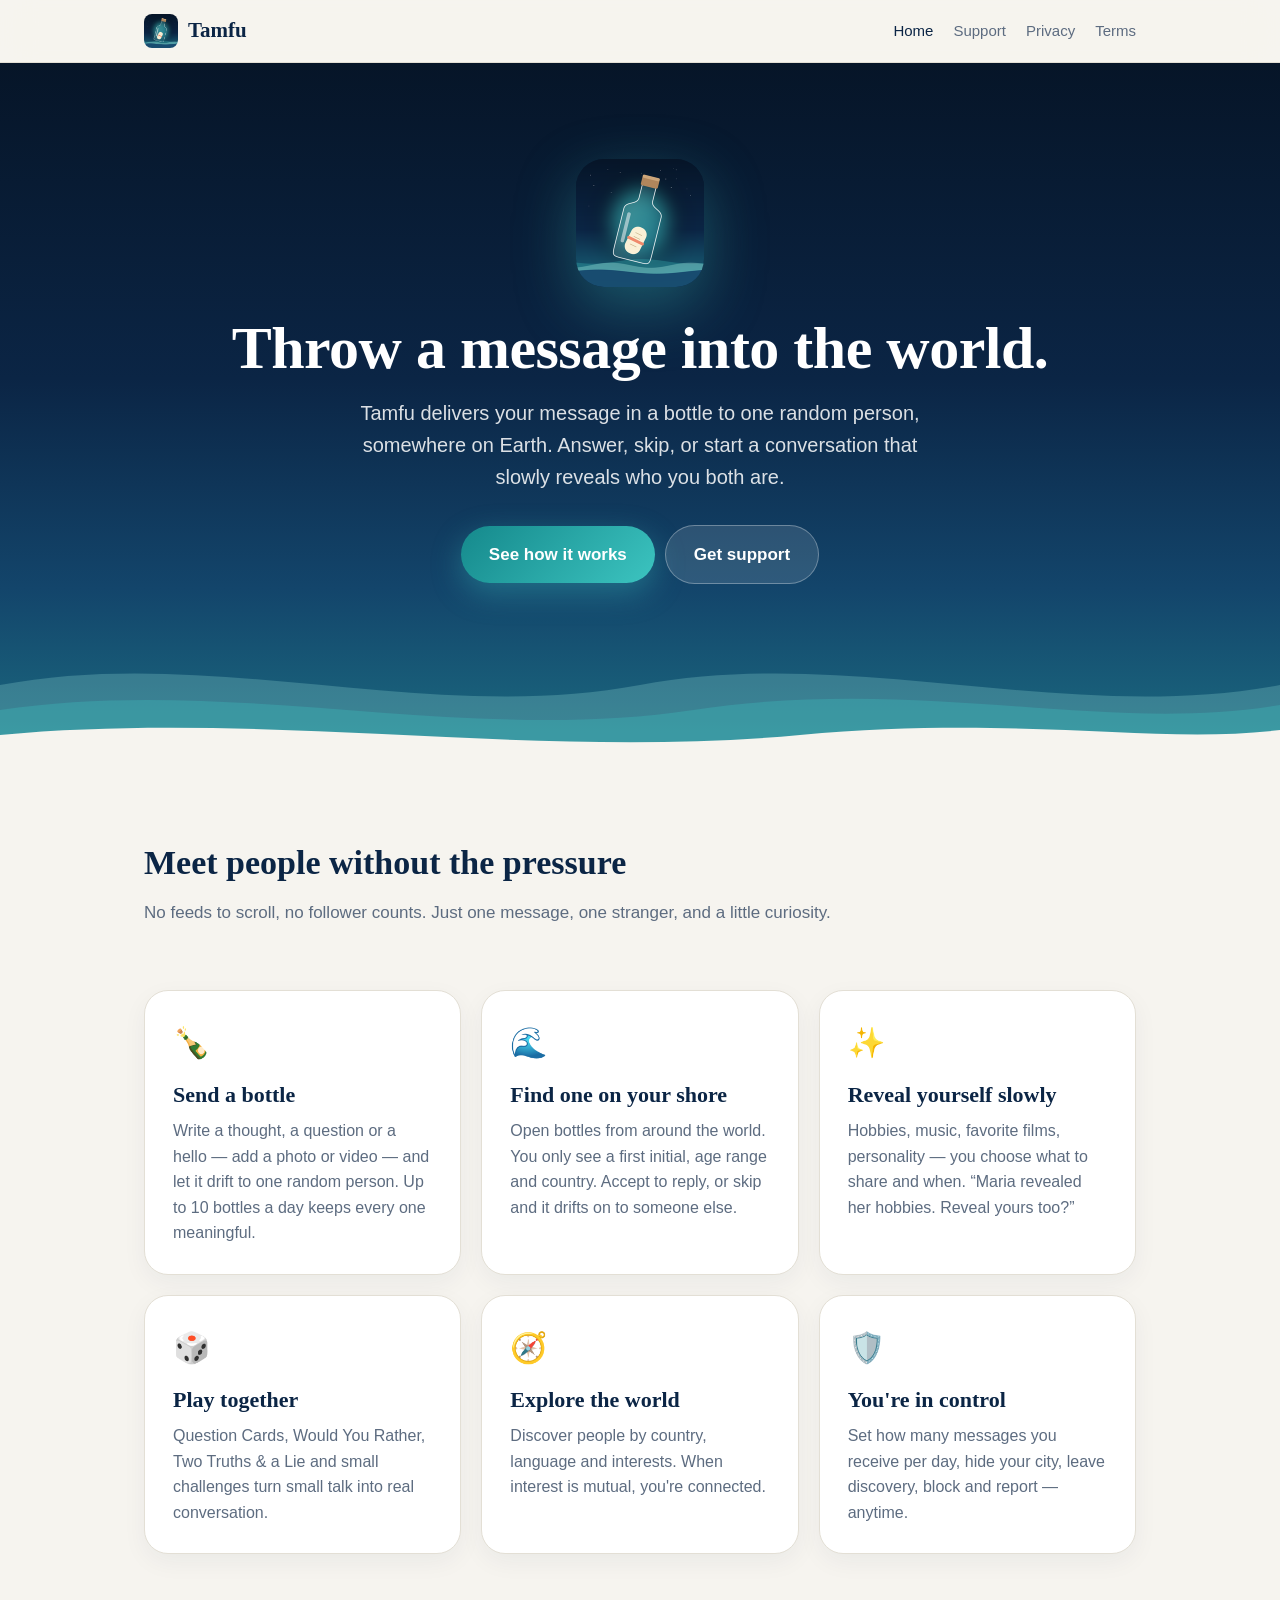
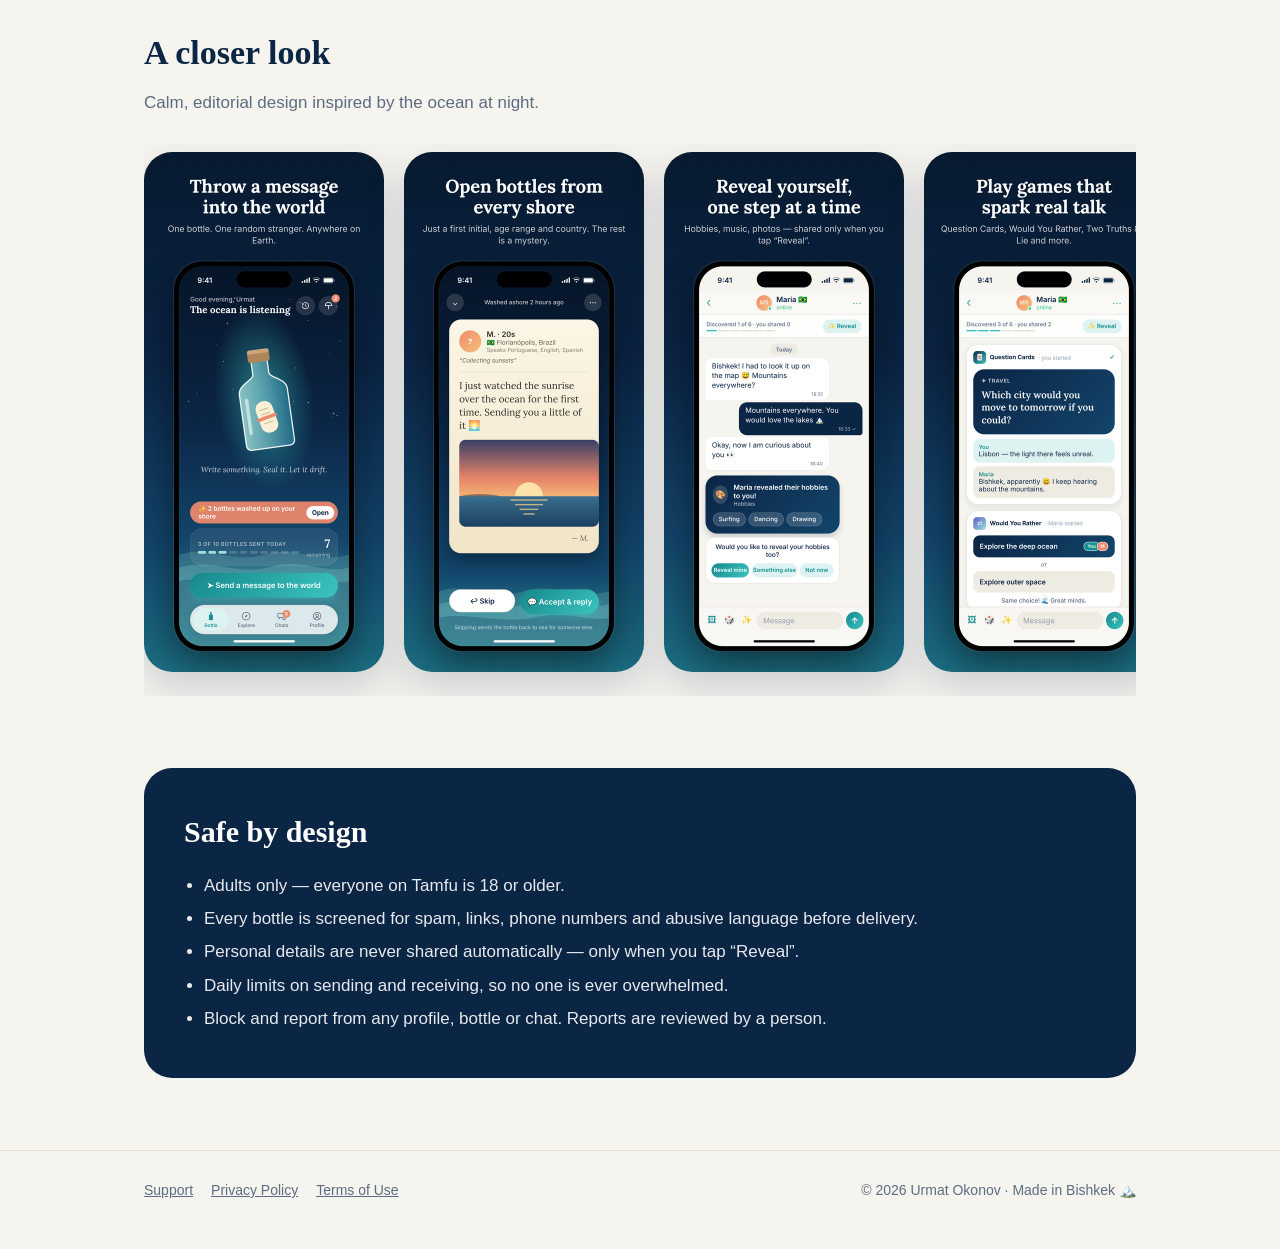
<file: docs/index.html>
<!DOCTYPE html>
<html lang="en">
<head>
<meta charset="utf-8">
<meta name="viewport" content="width=device-width, initial-scale=1">
<title>Tamfu — Message in a Bottle</title>
<meta name="description" content="Send a message in a bottle to a random person anywhere in the world. Meet strangers, reveal yourself slowly, and play games together.">
<meta property="og:title" content="Tamfu — Message in a Bottle">
<meta property="og:description" content="Send a message in a bottle to a random person anywhere in the world. Meet strangers, reveal yourself slowly, and play games together.">
<meta property="og:image" content="assets/icon-256.png">
<link rel="icon" href="assets/favicon.png">
<link rel="apple-touch-icon" href="assets/apple-touch-icon.png">
<link rel="stylesheet" href="style.css">
</head>
<body>
<header class="site-header"><div class="inner">
  <a class="brand" href="./"><img src="assets/icon-256.png" alt=""><span>Tamfu</span></a>
  <nav><a href="./" aria-current="page">Home</a><a href="support.html">Support</a><a href="privacy.html">Privacy</a><a href="terms.html">Terms</a></nav>
</div></header>

<section class="hero">
  <img class="icon" src="assets/icon-256.png" alt="Tamfu app icon">
  <h1>Throw a message into the world.</h1>
  <p>Tamfu delivers your message in a bottle to one random person, somewhere on Earth. Answer, skip, or start a conversation that slowly reveals who you both are.</p>
  <a class="btn" href="#how">See how it works</a><a class="btn ghost" href="support.html">Get support</a>
  <svg class="waves" viewBox="0 0 1440 140" preserveAspectRatio="none" aria-hidden="true">
    <path fill="rgba(157,227,219,0.25)" d="M0,60 C240,20 480,100 720,60 C960,20 1200,100 1440,60 L1440,140 L0,140 Z"/>
    <path fill="rgba(60,196,192,0.3)" d="M0,85 C260,50 520,120 780,85 C1040,50 1240,110 1440,80 L1440,140 L0,140 Z"/>
    <path fill="var(--sand)" d="M0,110 C300,85 600,135 900,110 C1150,90 1300,120 1440,105 L1440,140 L0,140 Z"/>
  </svg>
</section>

<main>
  <h2 class="section-title" id="how">Meet people without the pressure</h2>
  <p class="section-sub">No feeds to scroll, no follower counts. Just one message, one stranger, and a little curiosity.</p>

  <div class="features">
    <div class="card"><div class="emoji">🍾</div><h3>Send a bottle</h3><p>Write a thought, a question or a hello — add a photo or video — and let it drift to one random person. Up to 10 bottles a day keeps every one meaningful.</p></div>
    <div class="card"><div class="emoji">🌊</div><h3>Find one on your shore</h3><p>Open bottles from around the world. You only see a first initial, age range and country. Accept to reply, or skip and it drifts on to someone else.</p></div>
    <div class="card"><div class="emoji">✨</div><h3>Reveal yourself slowly</h3><p>Hobbies, music, favorite films, personality — you choose what to share and when. “Maria revealed her hobbies. Reveal yours too?”</p></div>
    <div class="card"><div class="emoji">🎲</div><h3>Play together</h3><p>Question Cards, Would You Rather, Two Truths &amp; a Lie and small challenges turn small talk into real conversation.</p></div>
    <div class="card"><div class="emoji">🧭</div><h3>Explore the world</h3><p>Discover people by country, language and interests. When interest is mutual, you're connected.</p></div>
    <div class="card"><div class="emoji">🛡️</div><h3>You're in control</h3><p>Set how many messages you receive per day, hide your city, leave discovery, block and report — anytime.</p></div>
  </div>

  <h2 class="section-title">A closer look</h2>
  <p class="section-sub">Calm, editorial design inspired by the ocean at night.</p>
  <div class="shots">
    <img src="assets/shots/01.png" alt="Bottle screen: send a message to the world" loading="lazy">
    <img src="assets/shots/02.png" alt="Opening a bottle from a stranger" loading="lazy">
    <img src="assets/shots/03.png" alt="Chat with progressive profile reveal" loading="lazy">
    <img src="assets/shots/04.png" alt="Mini-games inside conversations" loading="lazy">
    <img src="assets/shots/05.png" alt="Explore people around the world" loading="lazy">
    <img src="assets/shots/06.png" alt="Privacy controls" loading="lazy">
  </div>

  <section class="safety">
    <h2>Safe by design</h2>
    <ul>
      <li>Adults only — everyone on Tamfu is 18 or older.</li>
      <li>Every bottle is screened for spam, links, phone numbers and abusive language before delivery.</li>
      <li>Personal details are never shared automatically — only when you tap “Reveal”.</li>
      <li>Daily limits on sending and receiving, so no one is ever overwhelmed.</li>
      <li>Block and report from any profile, bottle or chat. Reports are reviewed by a person.</li>
    </ul>
  </section>
</main>

<footer><div class="inner">
  <div><a href="support.html">Support</a><a href="privacy.html">Privacy Policy</a><a href="terms.html">Terms of Use</a></div>
  <div>© 2026 Urmat Okonov · Made in Bishkek 🏔️</div>
</div></footer>
</body>
</html>
</file>
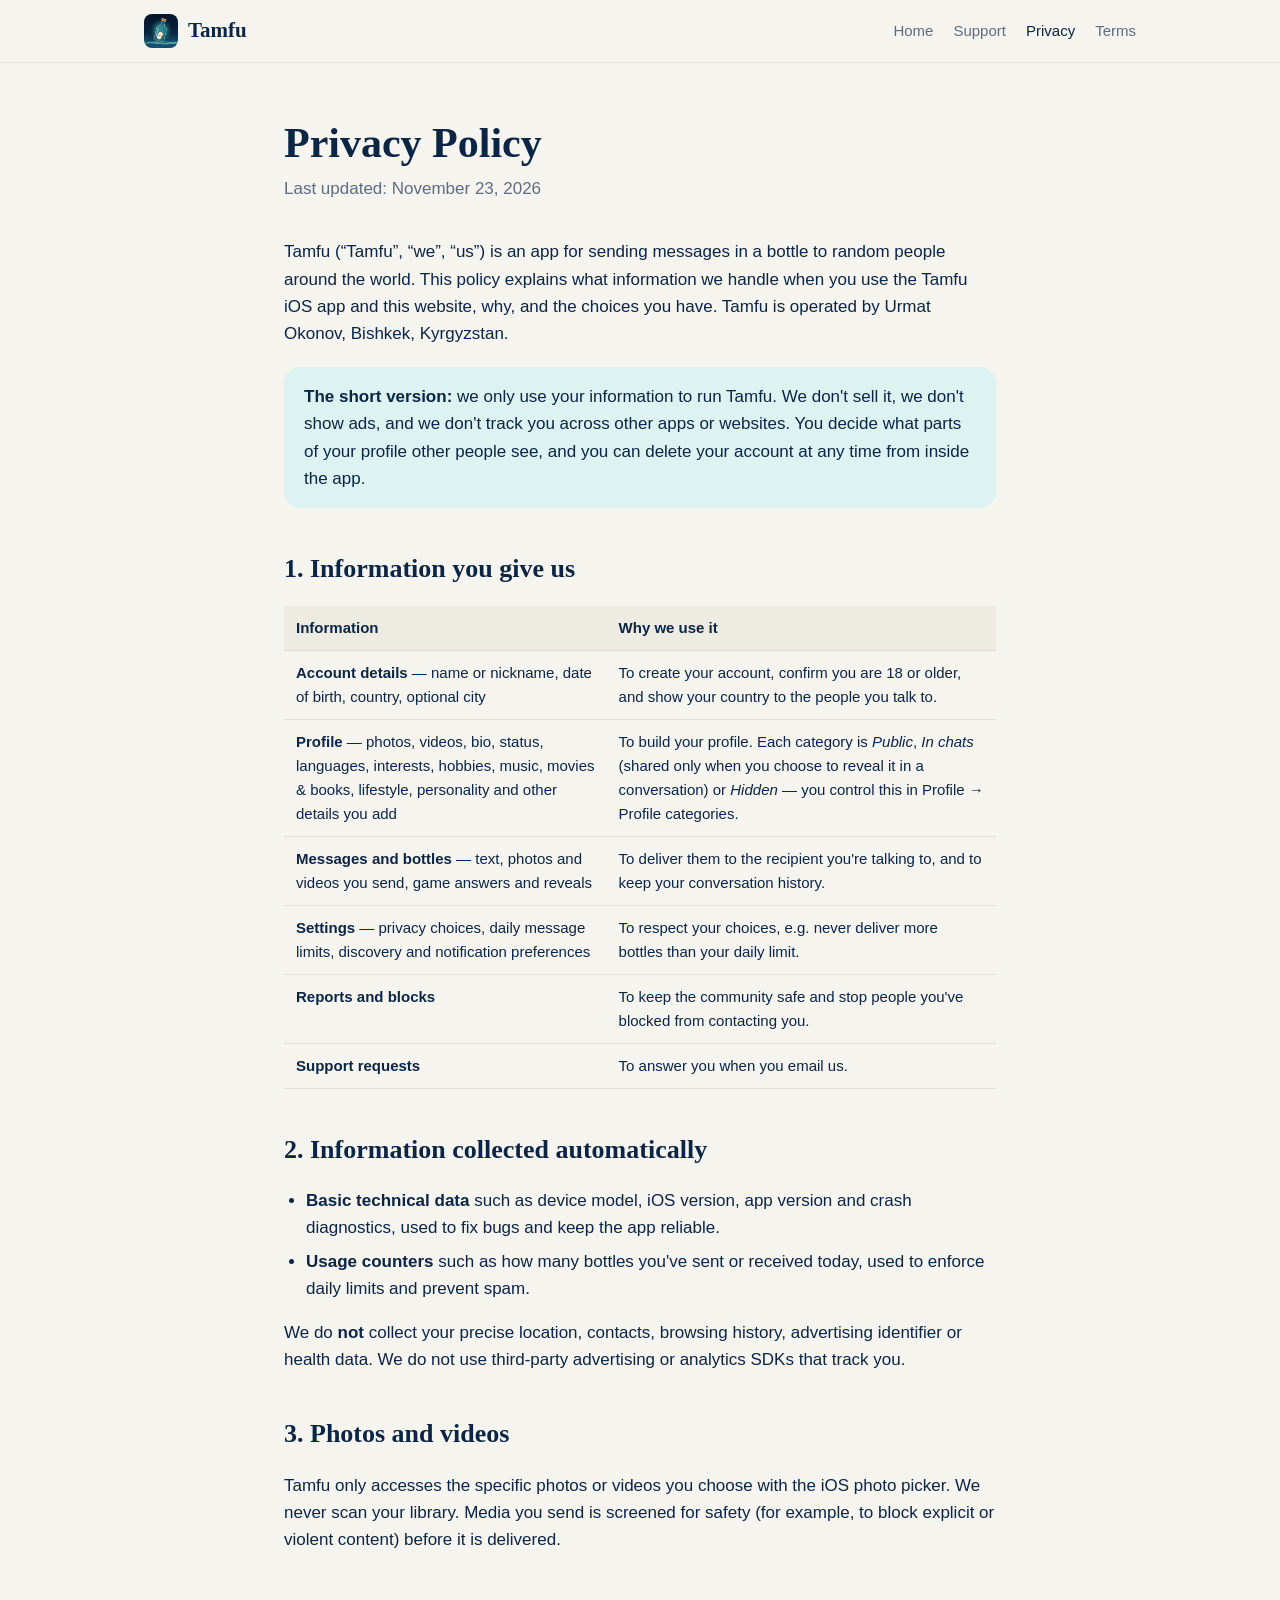
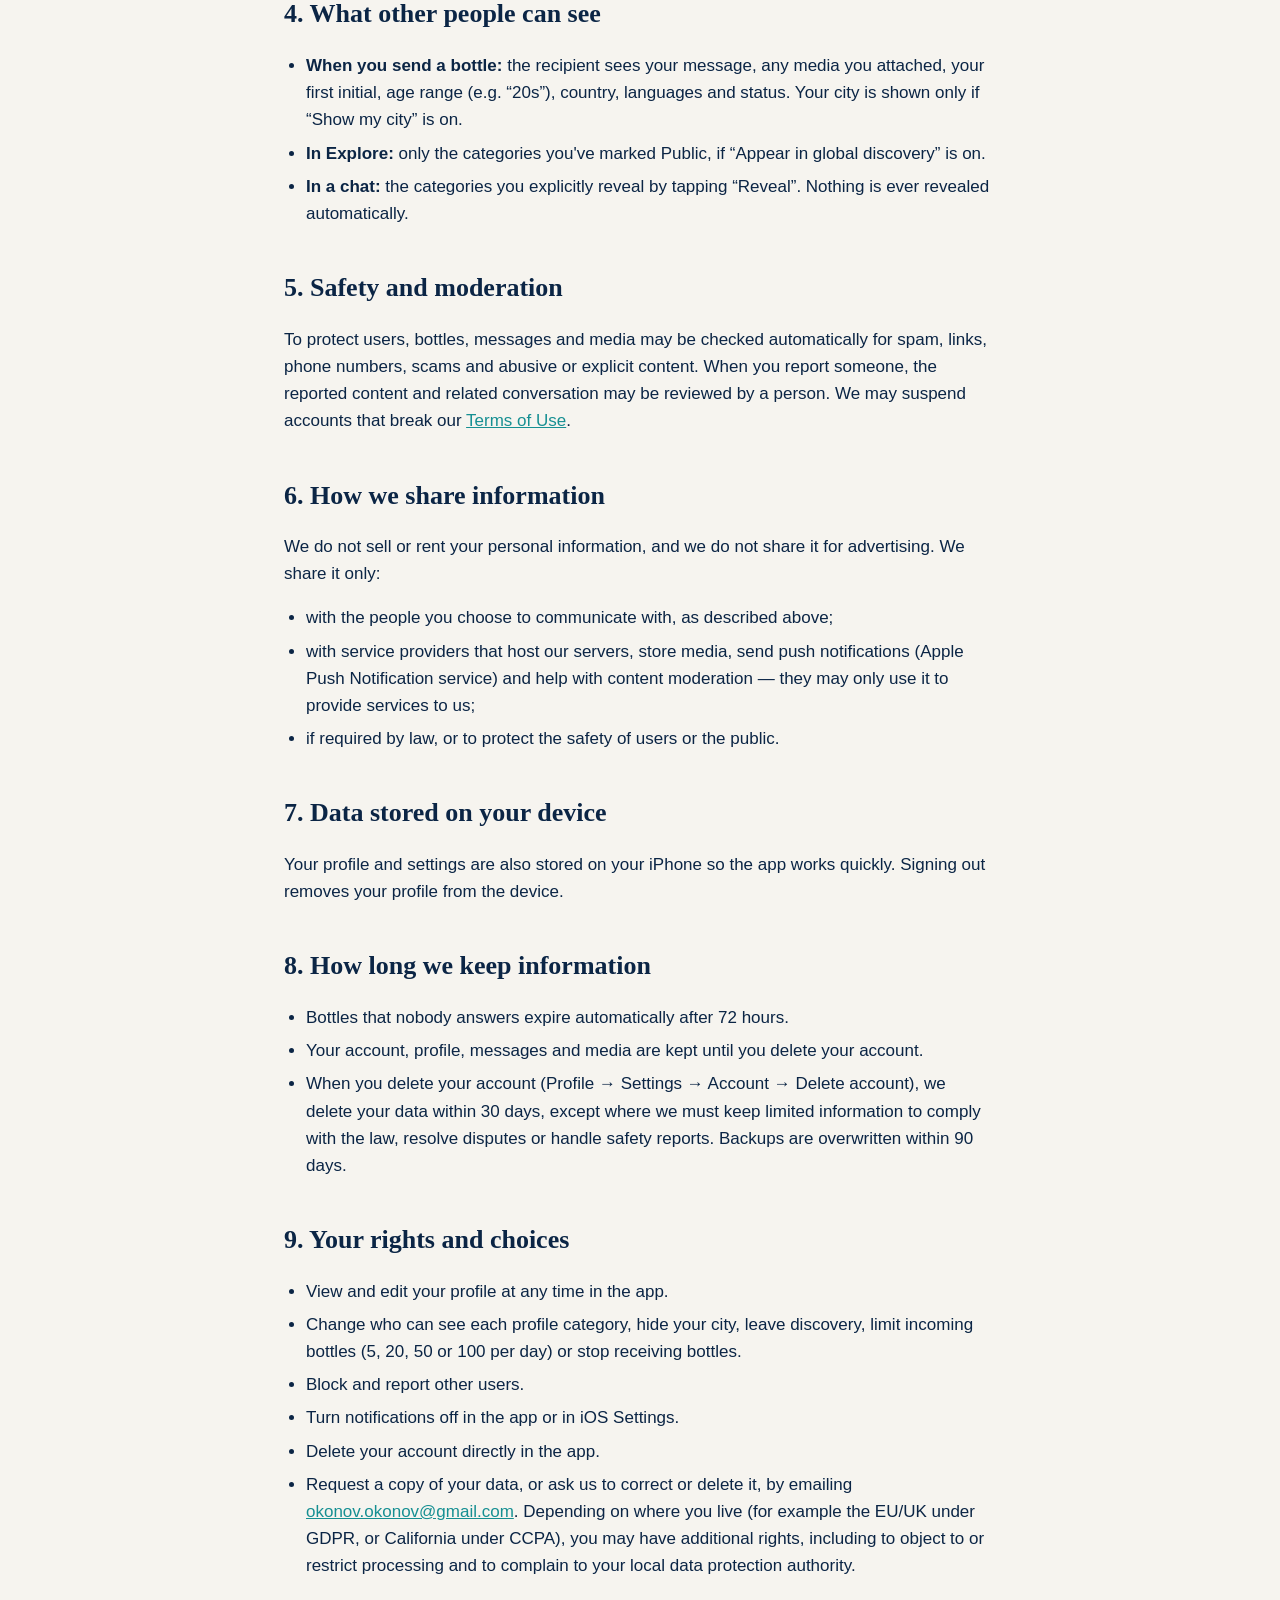
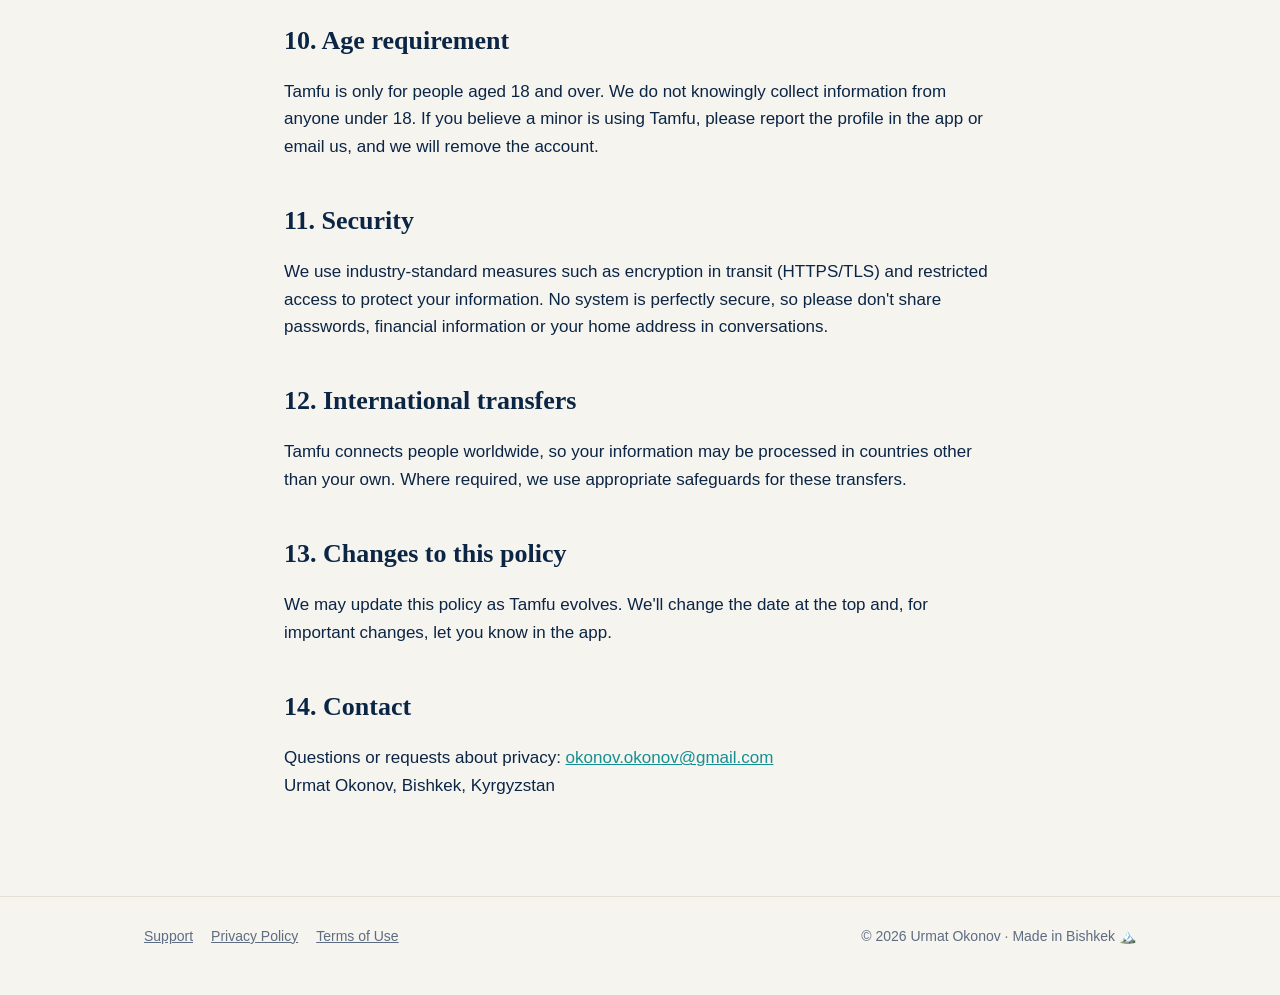
<file: docs/privacy.html>
<!DOCTYPE html>
<html lang="en">
<head>
<meta charset="utf-8">
<meta name="viewport" content="width=device-width, initial-scale=1">
<title>Privacy Policy — Tamfu</title>
<meta name="description" content="How Tamfu collects, uses and protects your information.">
<meta property="og:title" content="Privacy Policy — Tamfu">
<meta property="og:description" content="How Tamfu collects, uses and protects your information.">
<meta property="og:image" content="assets/icon-256.png">
<link rel="icon" href="assets/favicon.png">
<link rel="apple-touch-icon" href="assets/apple-touch-icon.png">
<link rel="stylesheet" href="style.css">
</head>
<body>
<header class="site-header"><div class="inner">
  <a class="brand" href="./"><img src="assets/icon-256.png" alt=""><span>Tamfu</span></a>
  <nav><a href="./">Home</a><a href="support.html">Support</a><a href="privacy.html" aria-current="page">Privacy</a><a href="terms.html">Terms</a></nav>
</div></header>

<article class="doc">
  <h1>Privacy Policy</h1>
  <p class="updated">Last updated: November 23, 2026</p>

  <p>Tamfu (“Tamfu”, “we”, “us”) is an app for sending messages in a bottle to random people around the world. This policy explains what information we handle when you use the Tamfu iOS app and this website, why, and the choices you have. Tamfu is operated by Urmat Okonov, Bishkek, Kyrgyzstan.</p>

  <div class="callout"><strong>The short version:</strong> we only use your information to run Tamfu. We don't sell it, we don't show ads, and we don't track you across other apps or websites. You decide what parts of your profile other people see, and you can delete your account at any time from inside the app.</div>

  <h2>1. Information you give us</h2>
  <table>
    <tr><th>Information</th><th>Why we use it</th></tr>
    <tr><td><strong>Account details</strong> — name or nickname, date of birth, country, optional city</td><td>To create your account, confirm you are 18 or older, and show your country to the people you talk to.</td></tr>
    <tr><td><strong>Profile</strong> — photos, videos, bio, status, languages, interests, hobbies, music, movies &amp; books, lifestyle, personality and other details you add</td><td>To build your profile. Each category is <em>Public</em>, <em>In chats</em> (shared only when you choose to reveal it in a conversation) or <em>Hidden</em> — you control this in Profile → Profile categories.</td></tr>
    <tr><td><strong>Messages and bottles</strong> — text, photos and videos you send, game answers and reveals</td><td>To deliver them to the recipient you're talking to, and to keep your conversation history.</td></tr>
    <tr><td><strong>Settings</strong> — privacy choices, daily message limits, discovery and notification preferences</td><td>To respect your choices, e.g. never deliver more bottles than your daily limit.</td></tr>
    <tr><td><strong>Reports and blocks</strong></td><td>To keep the community safe and stop people you've blocked from contacting you.</td></tr>
    <tr><td><strong>Support requests</strong></td><td>To answer you when you email us.</td></tr>
  </table>

  <h2>2. Information collected automatically</h2>
  <ul>
    <li><strong>Basic technical data</strong> such as device model, iOS version, app version and crash diagnostics, used to fix bugs and keep the app reliable.</li>
    <li><strong>Usage counters</strong> such as how many bottles you've sent or received today, used to enforce daily limits and prevent spam.</li>
  </ul>
  <p>We do <strong>not</strong> collect your precise location, contacts, browsing history, advertising identifier or health data. We do not use third-party advertising or analytics SDKs that track you.</p>

  <h2>3. Photos and videos</h2>
  <p>Tamfu only accesses the specific photos or videos you choose with the iOS photo picker. We never scan your library. Media you send is screened for safety (for example, to block explicit or violent content) before it is delivered.</p>

  <h2>4. What other people can see</h2>
  <ul>
    <li><strong>When you send a bottle:</strong> the recipient sees your message, any media you attached, your first initial, age range (e.g. “20s”), country, languages and status. Your city is shown only if “Show my city” is on.</li>
    <li><strong>In Explore:</strong> only the categories you've marked Public, if “Appear in global discovery” is on.</li>
    <li><strong>In a chat:</strong> the categories you explicitly reveal by tapping “Reveal”. Nothing is ever revealed automatically.</li>
  </ul>

  <h2>5. Safety and moderation</h2>
  <p>To protect users, bottles, messages and media may be checked automatically for spam, links, phone numbers, scams and abusive or explicit content. When you report someone, the reported content and related conversation may be reviewed by a person. We may suspend accounts that break our <a href="terms.html">Terms of Use</a>.</p>

  <h2>6. How we share information</h2>
  <p>We do not sell or rent your personal information, and we do not share it for advertising. We share it only:</p>
  <ul>
    <li>with the people you choose to communicate with, as described above;</li>
    <li>with service providers that host our servers, store media, send push notifications (Apple Push Notification service) and help with content moderation — they may only use it to provide services to us;</li>
    <li>if required by law, or to protect the safety of users or the public.</li>
  </ul>

  <h2>7. Data stored on your device</h2>
  <p>Your profile and settings are also stored on your iPhone so the app works quickly. Signing out removes your profile from the device.</p>

  <h2>8. How long we keep information</h2>
  <ul>
    <li>Bottles that nobody answers expire automatically after 72 hours.</li>
    <li>Your account, profile, messages and media are kept until you delete your account.</li>
    <li>When you delete your account (Profile → Settings → Account → Delete account), we delete your data within 30 days, except where we must keep limited information to comply with the law, resolve disputes or handle safety reports. Backups are overwritten within 90 days.</li>
  </ul>

  <h2>9. Your rights and choices</h2>
  <ul>
    <li>View and edit your profile at any time in the app.</li>
    <li>Change who can see each profile category, hide your city, leave discovery, limit incoming bottles (5, 20, 50 or 100 per day) or stop receiving bottles.</li>
    <li>Block and report other users.</li>
    <li>Turn notifications off in the app or in iOS Settings.</li>
    <li>Delete your account directly in the app.</li>
    <li>Request a copy of your data, or ask us to correct or delete it, by emailing <a href="mailto:okonov.okonov@gmail.com">okonov.okonov@gmail.com</a>. Depending on where you live (for example the EU/UK under GDPR, or California under CCPA), you may have additional rights, including to object to or restrict processing and to complain to your local data protection authority.</li>
  </ul>

  <h2>10. Age requirement</h2>
  <p>Tamfu is only for people aged 18 and over. We do not knowingly collect information from anyone under 18. If you believe a minor is using Tamfu, please report the profile in the app or email us, and we will remove the account.</p>

  <h2>11. Security</h2>
  <p>We use industry-standard measures such as encryption in transit (HTTPS/TLS) and restricted access to protect your information. No system is perfectly secure, so please don't share passwords, financial information or your home address in conversations.</p>

  <h2>12. International transfers</h2>
  <p>Tamfu connects people worldwide, so your information may be processed in countries other than your own. Where required, we use appropriate safeguards for these transfers.</p>

  <h2>13. Changes to this policy</h2>
  <p>We may update this policy as Tamfu evolves. We'll change the date at the top and, for important changes, let you know in the app.</p>

  <h2>14. Contact</h2>
  <p>Questions or requests about privacy: <a href="mailto:okonov.okonov@gmail.com">okonov.okonov@gmail.com</a><br>Urmat Okonov, Bishkek, Kyrgyzstan</p>
</article>

<footer><div class="inner">
  <div><a href="support.html">Support</a><a href="privacy.html">Privacy Policy</a><a href="terms.html">Terms of Use</a></div>
  <div>© 2026 Urmat Okonov · Made in Bishkek 🏔️</div>
</div></footer>
</body>
</html>
</file>
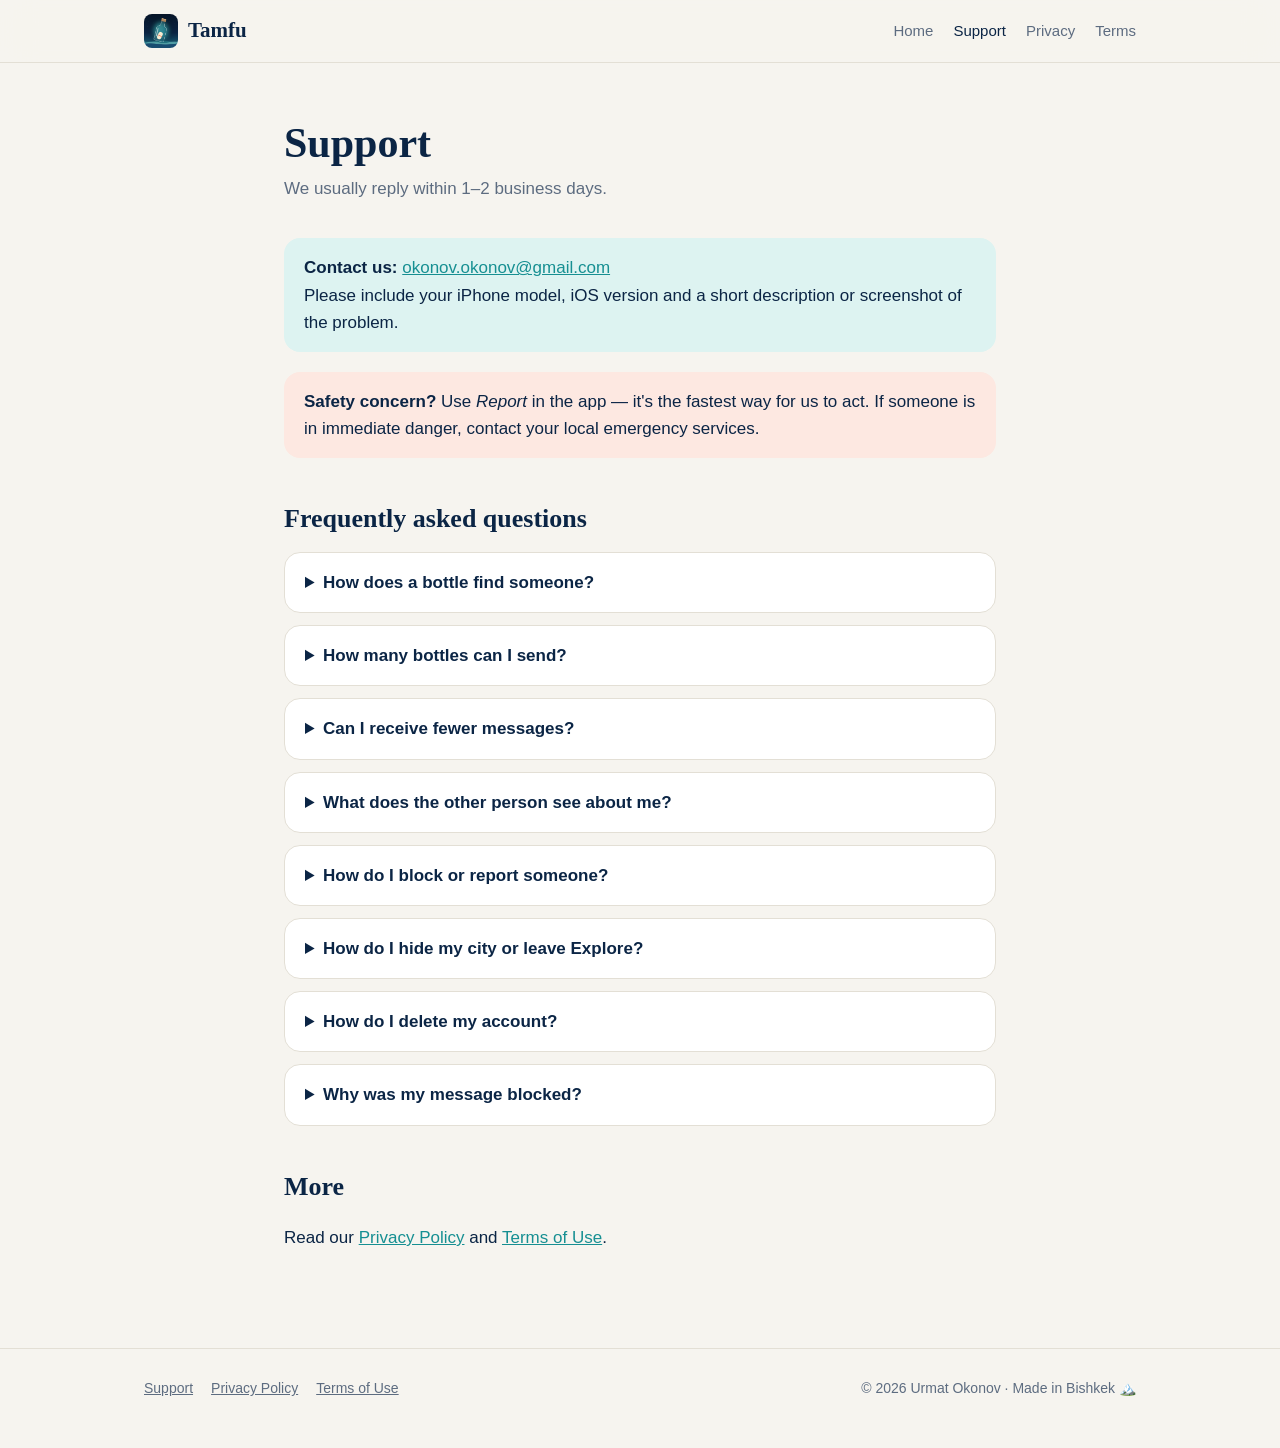
<file: docs/support.html>
<!DOCTYPE html>
<html lang="en">
<head>
<meta charset="utf-8">
<meta name="viewport" content="width=device-width, initial-scale=1">
<title>Support — Tamfu</title>
<meta name="description" content="Get help with Tamfu: FAQ, safety and contact.">
<meta property="og:title" content="Support — Tamfu">
<meta property="og:description" content="Get help with Tamfu: FAQ, safety and contact.">
<meta property="og:image" content="assets/icon-256.png">
<link rel="icon" href="assets/favicon.png">
<link rel="apple-touch-icon" href="assets/apple-touch-icon.png">
<link rel="stylesheet" href="style.css">
</head>
<body>
<header class="site-header"><div class="inner">
  <a class="brand" href="./"><img src="assets/icon-256.png" alt=""><span>Tamfu</span></a>
  <nav><a href="./">Home</a><a href="support.html" aria-current="page">Support</a><a href="privacy.html">Privacy</a><a href="terms.html">Terms</a></nav>
</div></header>

<article class="doc">
  <h1>Support</h1>
  <p class="updated">We usually reply within 1–2 business days.</p>

  <div class="callout">
    <strong>Contact us:</strong> <a href="mailto:okonov.okonov@gmail.com?subject=Tamfu%20support">okonov.okonov@gmail.com</a><br>
    Please include your iPhone model, iOS version and a short description or screenshot of the problem.
  </div>

  <div class="callout" style="background:#FDE8E1">
    <strong>Safety concern?</strong> Use <em>Report</em> in the app — it's the fastest way for us to act. If someone is in immediate danger, contact your local emergency services.
  </div>

  <h2>Frequently asked questions</h2>
  <details><summary>How does a bottle find someone?</summary><p>When you throw a bottle, Tamfu picks one random adult who is currently accepting bottles, hasn't reached their daily limit and hasn't blocked you. If they skip it, the bottle drifts on to someone else. Unanswered bottles sink after 72 hours.</p></details><details><summary>How many bottles can I send?</summary><p>Up to 10 per day. The counter resets at midnight. Limits keep every bottle meaningful and the ocean free of spam.</p></details><details><summary>Can I receive fewer messages?</summary><p>Yes. Go to Profile → Settings → Privacy settings and choose a daily limit of 5, 20, 50 or 100 incoming bottles, or turn receiving off entirely.</p></details><details><summary>What does the other person see about me?</summary><p>With a bottle: your first initial, age range, country, languages and status. Everything else stays private until you tap “Reveal” in a chat. You can set each profile category to Public, In chats or Hidden in Profile → Profile categories.</p></details><details><summary>How do I block or report someone?</summary><p>Open their profile, bottle or chat, tap the ••• menu and choose Block or Report. Blocked people can't see you, message you or send you bottles. They aren't notified.</p></details><details><summary>How do I hide my city or leave Explore?</summary><p>Profile → Settings → Privacy settings: turn off “Show my city” and/or “Appear in global discovery”.</p></details><details><summary>How do I delete my account?</summary><p>Profile → Settings → Account → Delete account, then type DELETE to confirm. Your profile, conversations and bottles are deleted permanently.</p></details><details><summary>Why was my message blocked?</summary><p>To keep conversations safe, bottles can't contain links, phone numbers, contact handles, spam or abusive language. Try rephrasing it in your own words.</p></details>

  <h2>More</h2>
  <p>Read our <a href="privacy.html">Privacy Policy</a> and <a href="terms.html">Terms of Use</a>.</p>
</article>

<footer><div class="inner">
  <div><a href="support.html">Support</a><a href="privacy.html">Privacy Policy</a><a href="terms.html">Terms of Use</a></div>
  <div>© 2026 Urmat Okonov · Made in Bishkek 🏔️</div>
</div></footer>
</body>
</html>
</file>
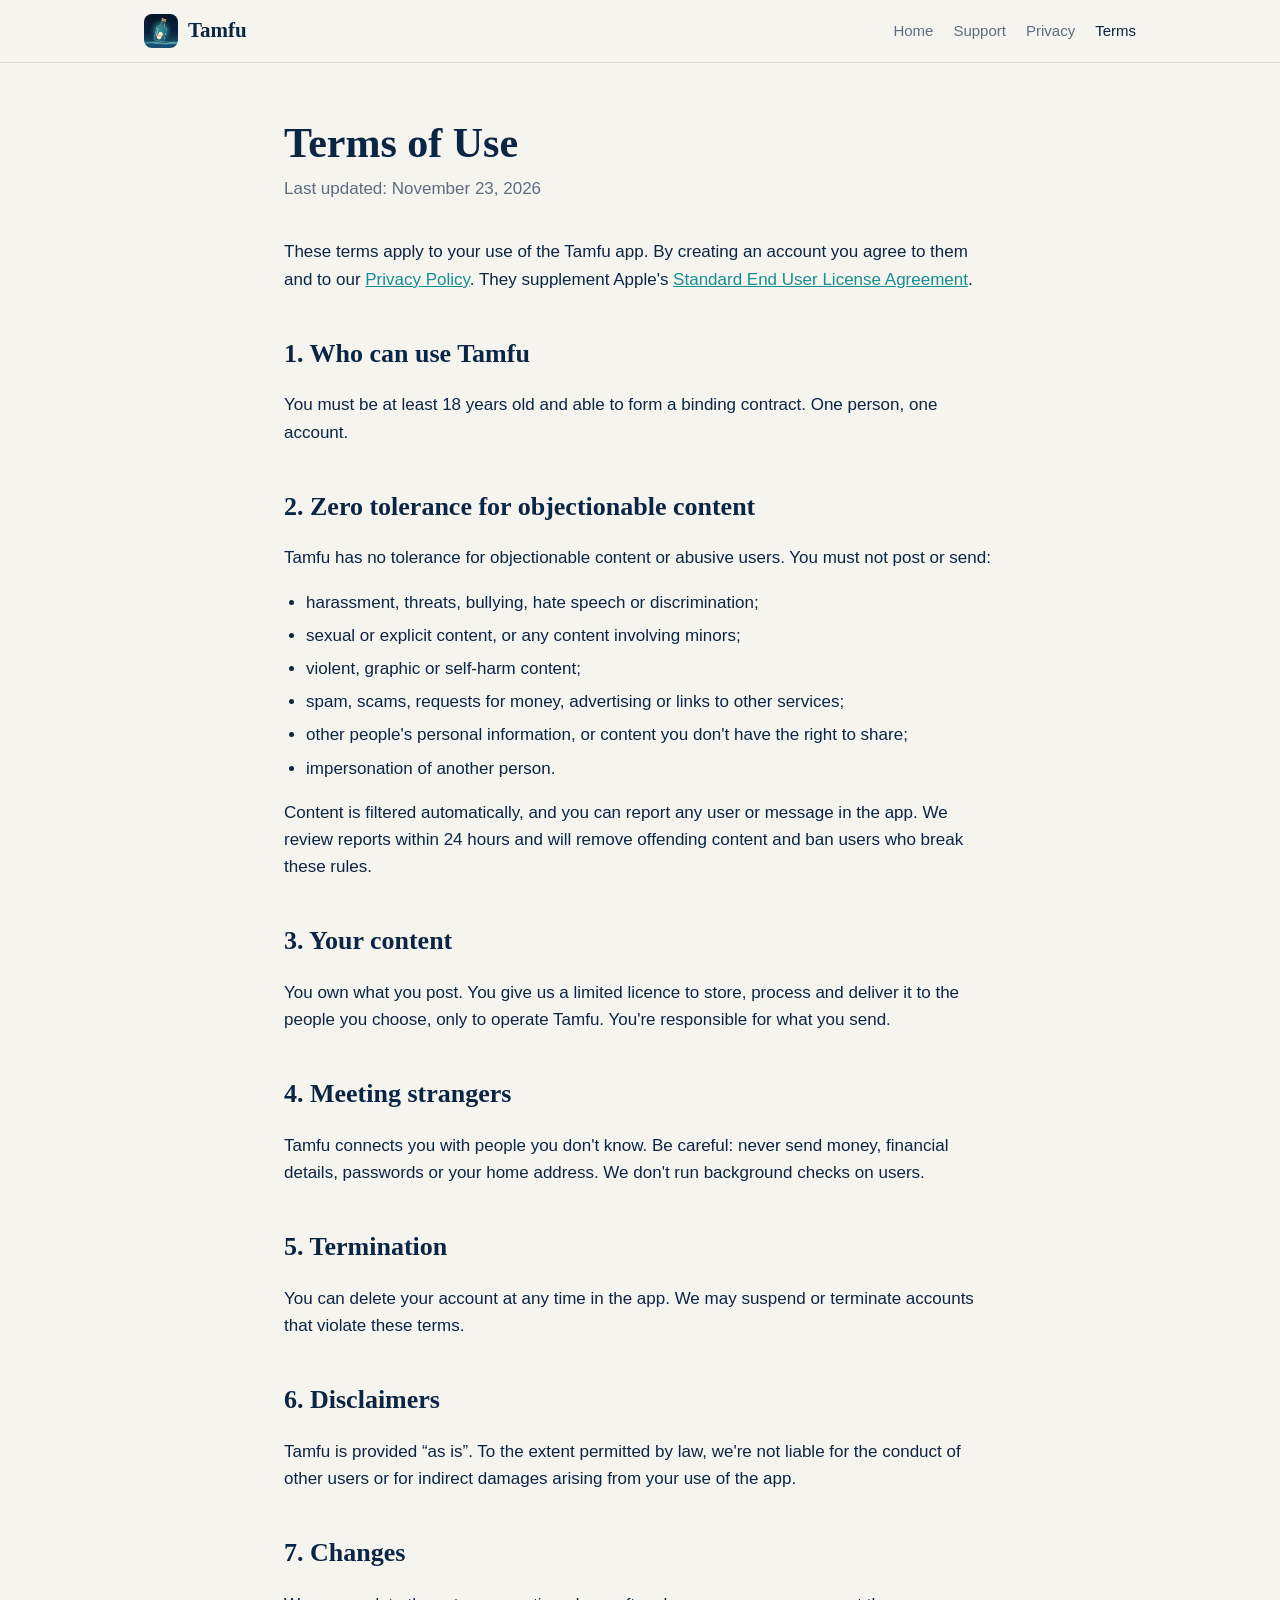
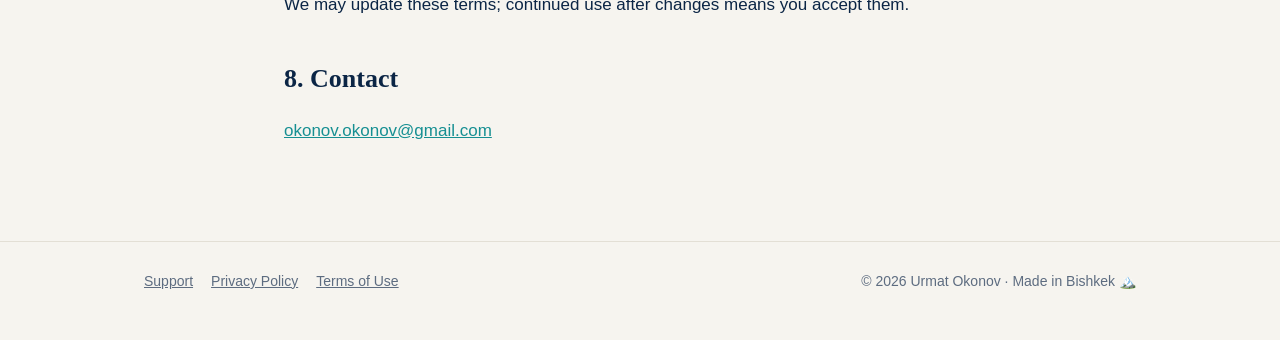
<file: docs/terms.html>
<!DOCTYPE html>
<html lang="en">
<head>
<meta charset="utf-8">
<meta name="viewport" content="width=device-width, initial-scale=1">
<title>Terms of Use — Tamfu</title>
<meta name="description" content="Rules for using Tamfu.">
<meta property="og:title" content="Terms of Use — Tamfu">
<meta property="og:description" content="Rules for using Tamfu.">
<meta property="og:image" content="assets/icon-256.png">
<link rel="icon" href="assets/favicon.png">
<link rel="apple-touch-icon" href="assets/apple-touch-icon.png">
<link rel="stylesheet" href="style.css">
</head>
<body>
<header class="site-header"><div class="inner">
  <a class="brand" href="./"><img src="assets/icon-256.png" alt=""><span>Tamfu</span></a>
  <nav><a href="./">Home</a><a href="support.html">Support</a><a href="privacy.html">Privacy</a><a href="terms.html" aria-current="page">Terms</a></nav>
</div></header>

<article class="doc">
  <h1>Terms of Use</h1>
  <p class="updated">Last updated: November 23, 2026</p>

  <p>These terms apply to your use of the Tamfu app. By creating an account you agree to them and to our <a href="privacy.html">Privacy Policy</a>. They supplement Apple's <a href="https://www.apple.com/legal/internet-services/itunes/dev/stdeula/">Standard End User License Agreement</a>.</p>

  <h2>1. Who can use Tamfu</h2>
  <p>You must be at least 18 years old and able to form a binding contract. One person, one account.</p>

  <h2>2. Zero tolerance for objectionable content</h2>
  <p>Tamfu has no tolerance for objectionable content or abusive users. You must not post or send:</p>
  <ul>
    <li>harassment, threats, bullying, hate speech or discrimination;</li>
    <li>sexual or explicit content, or any content involving minors;</li>
    <li>violent, graphic or self-harm content;</li>
    <li>spam, scams, requests for money, advertising or links to other services;</li>
    <li>other people's personal information, or content you don't have the right to share;</li>
    <li>impersonation of another person.</li>
  </ul>
  <p>Content is filtered automatically, and you can report any user or message in the app. We review reports within 24 hours and will remove offending content and ban users who break these rules.</p>

  <h2>3. Your content</h2>
  <p>You own what you post. You give us a limited licence to store, process and deliver it to the people you choose, only to operate Tamfu. You're responsible for what you send.</p>

  <h2>4. Meeting strangers</h2>
  <p>Tamfu connects you with people you don't know. Be careful: never send money, financial details, passwords or your home address. We don't run background checks on users.</p>

  <h2>5. Termination</h2>
  <p>You can delete your account at any time in the app. We may suspend or terminate accounts that violate these terms.</p>

  <h2>6. Disclaimers</h2>
  <p>Tamfu is provided “as is”. To the extent permitted by law, we're not liable for the conduct of other users or for indirect damages arising from your use of the app.</p>

  <h2>7. Changes</h2>
  <p>We may update these terms; continued use after changes means you accept them.</p>

  <h2>8. Contact</h2>
  <p><a href="mailto:okonov.okonov@gmail.com">okonov.okonov@gmail.com</a></p>
</article>

<footer><div class="inner">
  <div><a href="support.html">Support</a><a href="privacy.html">Privacy Policy</a><a href="terms.html">Terms of Use</a></div>
  <div>© 2026 Urmat Okonov · Made in Bishkek 🏔️</div>
</div></footer>
</body>
</html>
</file>
<file: docs/style.css>
:root {
  --midnight: #061528;
  --ocean: #0B2545;
  --tide: #13456B;
  --turquoise: #3CC4C0;
  --seafoam: #9DE3DB;
  --coral: #F08A6C;
  --sand: #F6F4EF;
  --text: #0B2545;
  --muted: #5D6C80;
  --hairline: #E3DFD5;
  --serif: "New York", "Iowan Old Style", "Lora", Georgia, serif;
  --sans: -apple-system, BlinkMacSystemFont, "SF Pro Text", "Inter", "Segoe UI", Roboto, sans-serif;
}

* { box-sizing: border-box; }
html { -webkit-text-size-adjust: 100%; }
body {
  margin: 0;
  font-family: var(--sans);
  font-size: 17px;
  line-height: 1.6;
  color: var(--text);
  background: var(--sand);
}
a { color: #168F92; }
img { max-width: 100%; display: block; }

/* Header */
.site-header {
  position: sticky; top: 0; z-index: 10;
  background: rgba(246, 244, 239, 0.85);
  backdrop-filter: saturate(180%) blur(16px);
  -webkit-backdrop-filter: saturate(180%) blur(16px);
  border-bottom: 1px solid var(--hairline);
}
.site-header .inner {
  max-width: 1040px; margin: 0 auto; padding: 14px 24px;
  display: flex; align-items: center; justify-content: space-between; gap: 16px;
}
.brand { display: flex; align-items: center; gap: 10px; text-decoration: none; color: var(--text); }
.brand img { width: 34px; height: 34px; border-radius: 8px; }
.brand span { font-family: var(--serif); font-weight: 700; font-size: 21px; }
nav a { color: var(--muted); text-decoration: none; font-size: 15px; margin-left: 20px; }
nav a:hover, nav a[aria-current="page"] { color: var(--text); }

/* Hero */
.hero {
  position: relative; overflow: hidden;
  color: #fff; text-align: center;
  background: linear-gradient(180deg, var(--midnight) 0%, var(--ocean) 45%, var(--tide) 75%, #1C6E82 100%);
  padding: 96px 24px 180px;
}
.hero .icon { width: 128px; height: 128px; border-radius: 28px; margin: 0 auto 28px;
  box-shadow: 0 20px 60px rgba(60, 196, 192, 0.35); }
.hero h1 { font-family: var(--serif); font-size: clamp(38px, 6vw, 60px); line-height: 1.1; margin: 0 0 16px; letter-spacing: -0.5px; }
.hero p { font-size: 20px; opacity: 0.85; max-width: 560px; margin: 0 auto 32px; }
.btn {
  display: inline-block; padding: 15px 28px; border-radius: 999px; font-weight: 600;
  text-decoration: none; color: #fff; background: linear-gradient(135deg, #15898C, #3CC4C0);
  box-shadow: 0 10px 30px rgba(60, 196, 192, 0.35);
}
.btn.ghost { background: rgba(255,255,255,0.12); box-shadow: none; border: 1px solid rgba(255,255,255,0.3); margin-left: 10px; }
.waves { position: absolute; left: 0; right: 0; bottom: -1px; width: 100%; height: 140px; }

/* Sections */
main { max-width: 1040px; margin: 0 auto; padding: 0 24px; }
.features { display: grid; grid-template-columns: repeat(auto-fit, minmax(280px, 1fr)); gap: 20px; margin: 64px 0; }
.card {
  background: #fff; border: 1px solid var(--hairline); border-radius: 24px; padding: 28px;
  box-shadow: 0 8px 24px rgba(11, 37, 69, 0.05);
}
.card .emoji { font-size: 30px; }
.card h3 { font-family: var(--serif); font-size: 22px; margin: 10px 0 6px; }
.card p { margin: 0; color: var(--muted); font-size: 16px; }

.shots { display: flex; gap: 20px; overflow-x: auto; padding: 8px 4px 24px; scroll-snap-type: x mandatory; }
.shots img { width: 240px; flex: none; border-radius: 28px; scroll-snap-align: start;
  box-shadow: 0 16px 40px rgba(11, 37, 69, 0.18); }

.section-title { font-family: var(--serif); font-size: 34px; margin: 72px 0 8px; }
.section-sub { color: var(--muted); margin: 0 0 28px; }

.safety { background: var(--ocean); color: #fff; border-radius: 28px; padding: 40px; margin: 72px 0; }
.safety h2 { font-family: var(--serif); font-size: 30px; margin: 0 0 16px; }
.safety ul { margin: 0; padding-left: 20px; opacity: 0.9; }
.safety li { margin: 6px 0; }

/* Document pages (privacy, terms, support) */
.doc { max-width: 760px; margin: 0 auto; padding: 56px 24px 40px; }
.doc h1 { font-family: var(--serif); font-size: 42px; line-height: 1.15; margin: 0 0 8px; }
.doc .updated { color: var(--muted); margin: 0 0 36px; }
.doc h2 { font-family: var(--serif); font-size: 26px; margin: 40px 0 10px; }
.doc h3 { font-size: 18px; margin: 24px 0 6px; }
.doc ul { padding-left: 22px; }
.doc li { margin: 6px 0; }
.doc table { width: 100%; border-collapse: collapse; margin: 16px 0; font-size: 15px; }
.doc th, .doc td { text-align: left; padding: 10px 12px; border-bottom: 1px solid var(--hairline); vertical-align: top; }
.doc th { background: #EEEBE3; }
.callout { background: #DDF3F1; border-radius: 16px; padding: 16px 20px; margin: 20px 0; }
details { background: #fff; border: 1px solid var(--hairline); border-radius: 16px; padding: 16px 20px; margin: 12px 0; }
summary { cursor: pointer; font-weight: 600; }
details p { color: var(--muted); margin: 10px 0 0; }

footer { border-top: 1px solid var(--hairline); margin-top: 40px; }
footer .inner { max-width: 1040px; margin: 0 auto; padding: 28px 24px 48px; color: var(--muted); font-size: 14px;
  display: flex; flex-wrap: wrap; justify-content: space-between; gap: 12px; }
footer a { color: var(--muted); margin-right: 18px; }

@media (max-width: 600px) {
  nav a { margin-left: 12px; font-size: 14px; }
  .brand span { font-size: 18px; }
  .btn.ghost { margin: 12px 0 0; }
  .safety { padding: 28px; }
}

@media (prefers-color-scheme: dark) {
  :root { --sand: #06121F; --text: #F2F0EA; --muted: #93A5B8; --hairline: #1C3550; }
  .site-header { background: rgba(6, 18, 31, 0.85); }
  .card, details { background: #0D1F33; }
  .doc th { background: #132A42; }
  .callout { background: #103A42; }
  a { color: #4FD1CB; }
}
</file>
